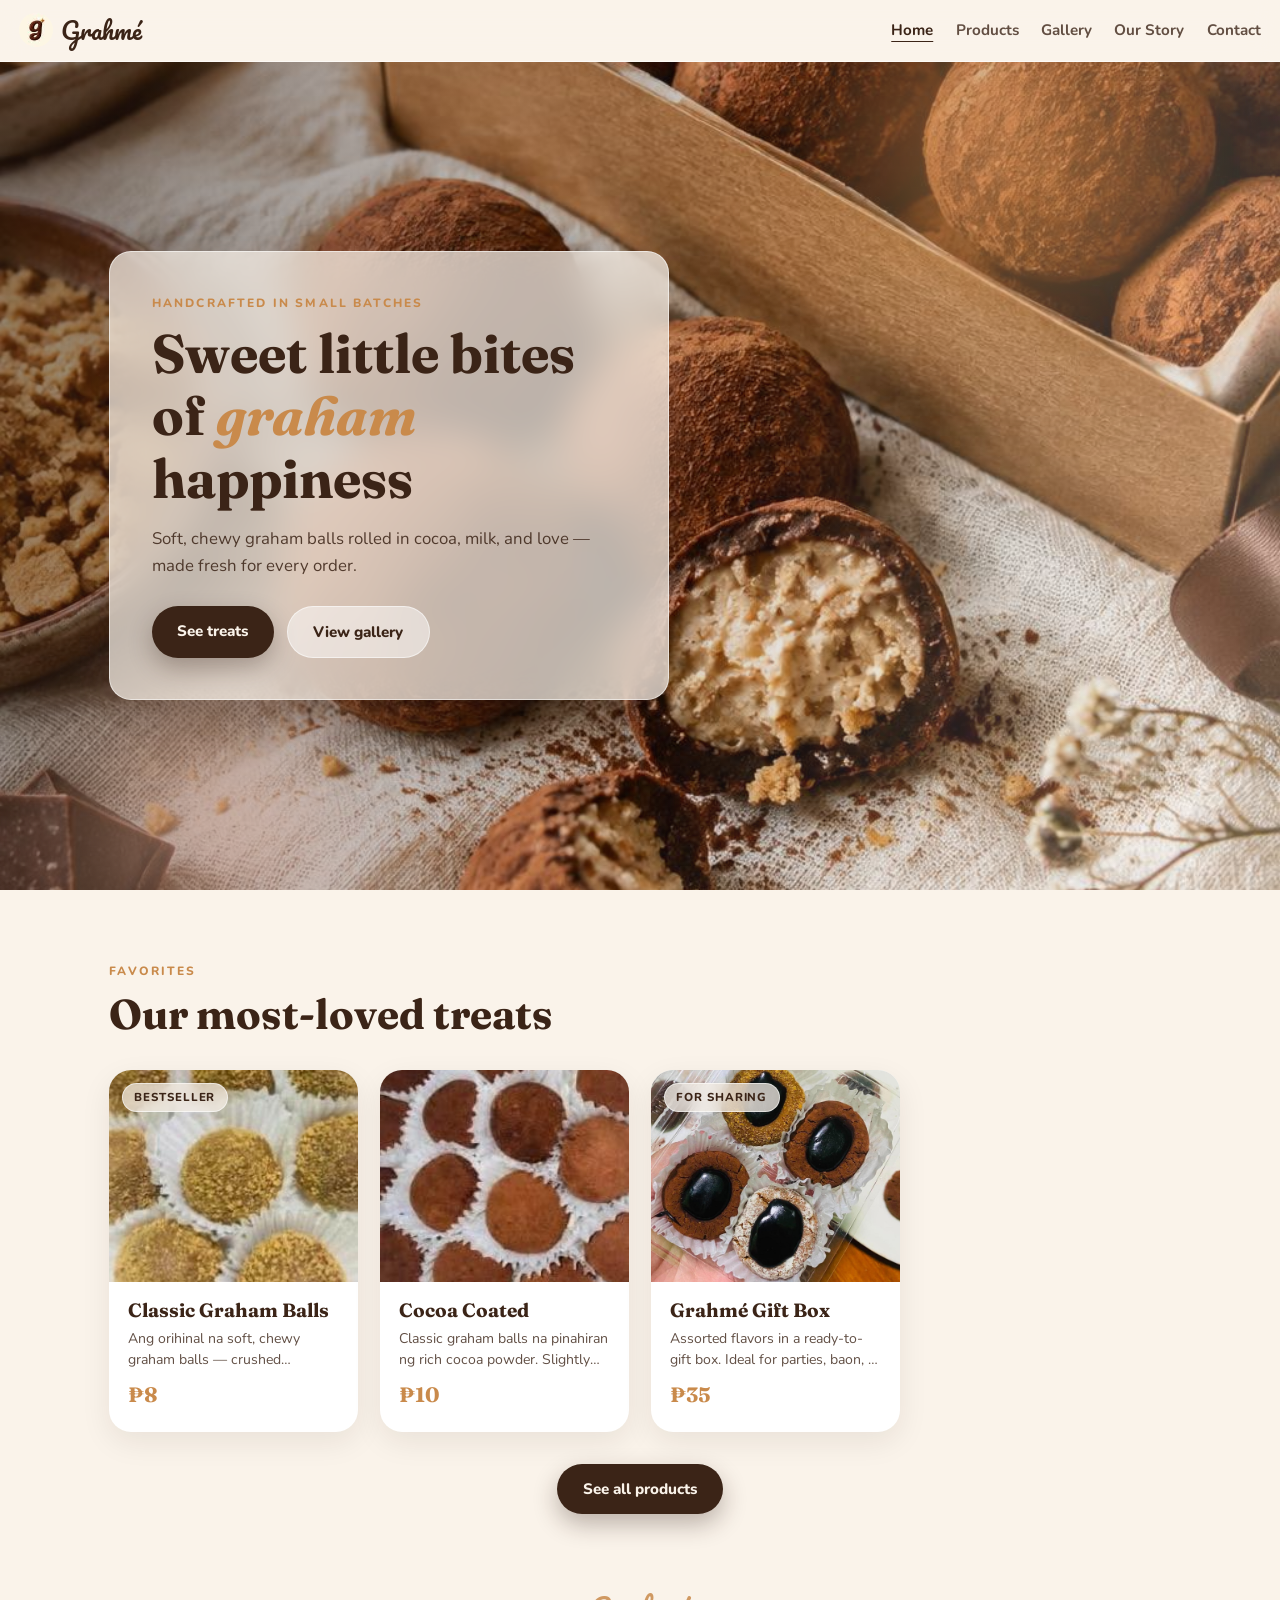
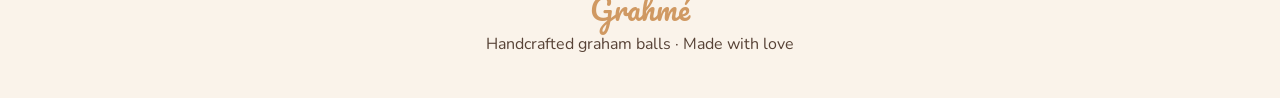
<file: index.html>
<!doctype html>
<html lang="en">
  <head>
    <meta charset="UTF-8" />
    <meta name="viewport" content="width=device-width, initial-scale=1.0" />
    <title>Grahmé — Handcrafted Graham Balls</title>
    <meta
      name="description"
      content="Handcrafted graham balls made fresh in small batches."
    />
    <link rel="icon" type="image/png" href="favicon.png" />
    <link rel="preconnect" href="https://fonts.googleapis.com" />
    <link rel="preconnect" href="https://fonts.gstatic.com" crossorigin />
    <link
      href="https://fonts.googleapis.com/css2?family=Fraunces:opsz,wght@9..144,400;9..144,600;9..144,700&family=Nunito:wght@400;600;700;800&family=Pacifico&display=swap"
      rel="stylesheet"
    />
    <link rel="stylesheet" href="style.css" />
  </head>
  <body>
    <!-- Header -->
    <header class="site-header" id="siteHeader">
      <a class="brand" href="index.html">
        <img src="favicon.png" alt="Grahmé logo" class="brand-mark" />
        <span class="brand-name">Grahmé</span>
      </a>
      <button
        class="menu-btn"
        id="menuBtn"
        aria-label="Open menu"
        aria-expanded="false"
      >
        ☰
      </button>
      <nav class="main-nav" id="mainNav" aria-label="Main navigation">
        <a href="index.html" class="active" aria-current="page">Home</a>
        <a href="products.html">Products</a>
        <a href="gallery.html">Gallery</a>
        <a href="about.html">Our Story</a>
        <a href="contact.html">Contact</a>
      </nav>
    </header>

    <!-- Hero -->
    <section class="hero" id="home">
      <div class="hero-bg" aria-hidden="true"></div>
      <div class="blob blob-a" aria-hidden="true"></div>
      <div class="blob blob-b" aria-hidden="true"></div>
      <div class="hero-inner">
        <div class="hero-glass reveal">
          <p class="eyebrow">Handcrafted in small batches</p>
          <h1>Sweet little bites of <em>graham</em> happiness</h1>
          <p class="lede">
            Soft, chewy graham balls rolled in cocoa, milk, and love — made
            fresh for every order.
          </p>
          <div class="hero-actions">
            <a class="btn btn-hero" href="products.html">See treats</a>
            <a class="btn btn-glass" href="gallery.html">View gallery</a>
          </div>
        </div>
      </div>
    </section>

    <section class="section" id="featured">
      <div class="section-head reveal">
        <p class="eyebrow">Favorites</p>
        <h2>Our most-loved treats</h2>
      </div>
      <div class="product-grid" id="productGrid" data-limit="3"></div>
      <div class="center reveal">
        <a class="btn btn-hero" href="products.html">See all products</a>
      </div>
    </section>

    <!-- Footer -->
    <footer class="site-footer">
      <p class="footer-script">Grahmé</p>
      <p>Handcrafted graham balls · Made with love</p>
    </footer>

    <script src="script.js"></script>
  </body>
</html>
</file>
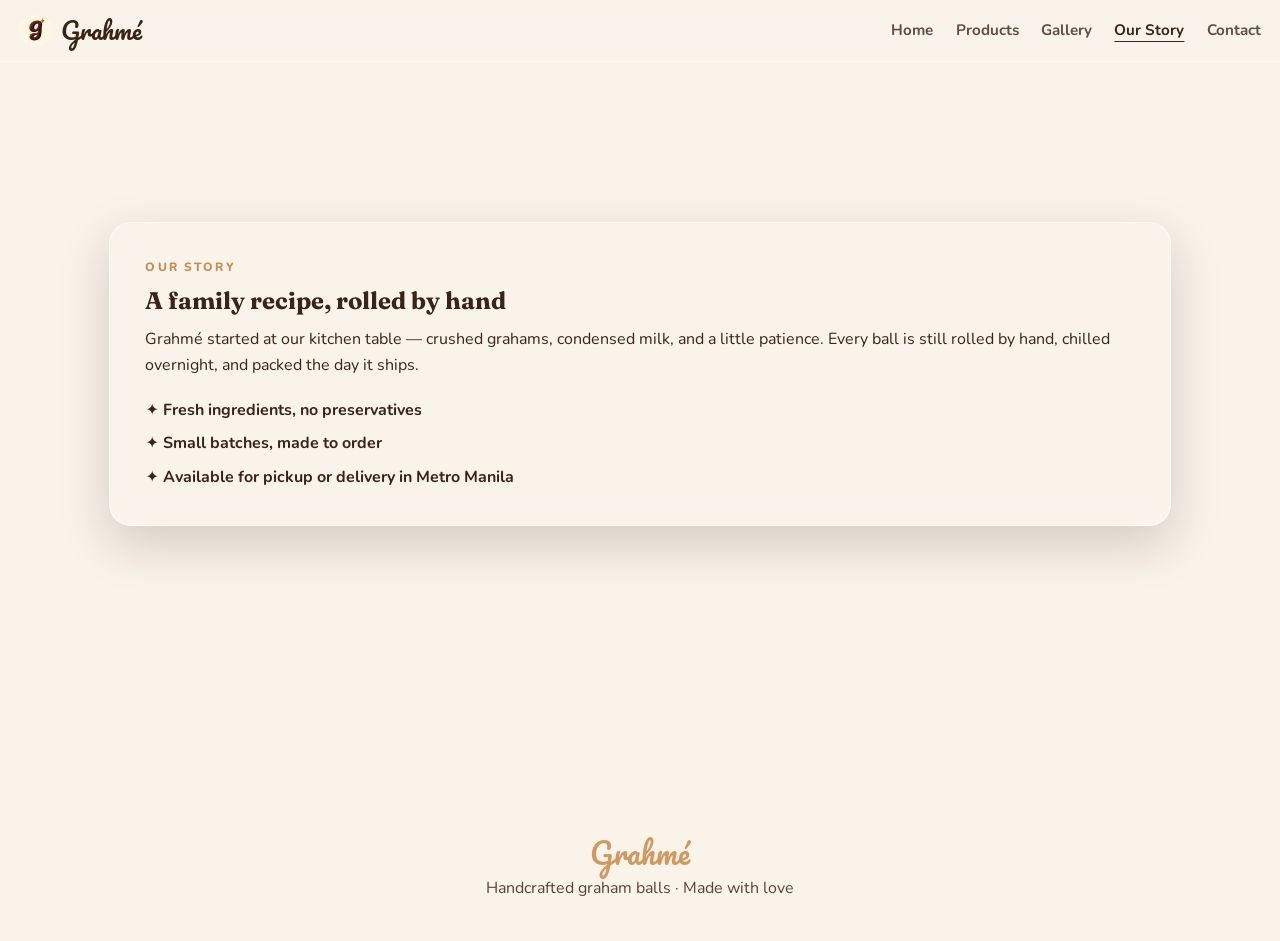
<file: about.html>
<!DOCTYPE html>
<html lang="en">
<head>
  <meta charset="UTF-8" />
  <meta name="viewport" content="width=device-width, initial-scale=1.0" />
  <title>Our Story — Grahmé</title>
  <meta name="description" content="How Grahmé began: a family recipe, rolled by hand." />
  <link rel="icon" type="image/png" href="favicon.png" />
  <link rel="preconnect" href="https://fonts.googleapis.com" />
  <link rel="preconnect" href="https://fonts.gstatic.com" crossorigin />
  <link href="https://fonts.googleapis.com/css2?family=Fraunces:opsz,wght@9..144,400;9..144,600;9..144,700&family=Nunito:wght@400;600;700;800&family=Pacifico&display=swap" rel="stylesheet" />
  <link rel="stylesheet" href="style.css" />
</head>
<body>

  <!-- Header -->
  <header class="site-header" id="siteHeader">
    <a class="brand" href="index.html">
      <img src="favicon.png" alt="Grahmé logo" class="brand-mark" />
      <span class="brand-name">Grahmé</span>
    </a>
    <button class="menu-btn" id="menuBtn" aria-label="Open menu" aria-expanded="false">☰</button>
    <nav class="main-nav" id="mainNav" aria-label="Main navigation">
      <a href="index.html">Home</a>
      <a href="products.html">Products</a>
      <a href="gallery.html">Gallery</a>
      <a href="about.html" class="active" aria-current="page">Our Story</a>
      <a href="contact.html">Contact</a>
    </nav>
  </header>

<main class="page-top">
  <!-- About -->
  <section class="section about" id="about">
    <div class="about-glass reveal">
      <p class="eyebrow">Our story</p>
      <h2>A family recipe, rolled by hand</h2>
      <p>Grahmé started at our kitchen table — crushed grahams, condensed milk, and a little patience. Every ball is still rolled by hand, chilled overnight, and packed the day it ships.</p>
      <ul class="about-points">
        <li>✦ Fresh ingredients, no preservatives</li>
        <li>✦ Small batches, made to order</li>
        <li>✦ Available for pickup or delivery in Metro Manila</li>
      </ul>
    </div>
  </section>
</main>

  <!-- Footer -->
  <footer class="site-footer">
    <p class="footer-script">Grahmé</p>
    <p>Handcrafted graham balls · Made with love</p>
  </footer>

  <script src="script.js"></script>
</body>
</html>
</file>
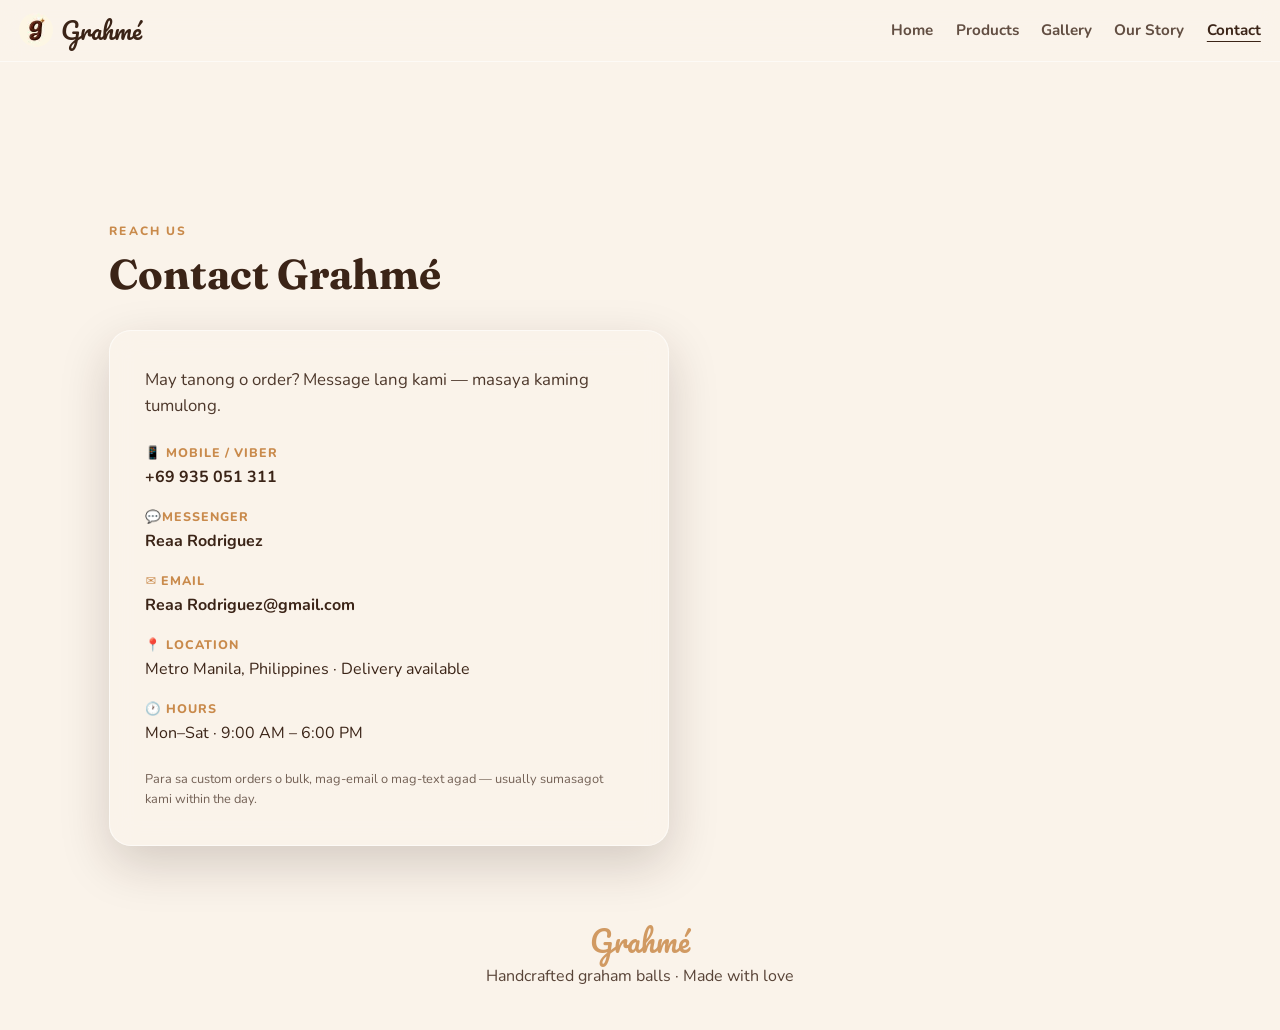
<file: contact.html>
<!DOCTYPE html>
<html lang="en">
<head>
  <meta charset="UTF-8" />
  <meta name="viewport" content="width=device-width, initial-scale=1.0" />
  <title>Contact — Grahmé</title>
  <meta name="description" content="Get in touch with Grahmé for orders and inquiries." />
  <link rel="icon" type="image/png" href="favicon.png" />
  <link rel="preconnect" href="https://fonts.googleapis.com" />
  <link rel="preconnect" href="https://fonts.gstatic.com" crossorigin />
  <link href="https://fonts.googleapis.com/css2?family=Fraunces:opsz,wght@9..144,400;9..144,600;9..144,700&family=Nunito:wght@400;600;700;800&family=Pacifico&display=swap" rel="stylesheet" />
  <link rel="stylesheet" href="style.css" />
</head>
<body>

  <!-- Header -->
  <header class="site-header" id="siteHeader">
    <a class="brand" href="index.html">
      <img src="favicon.png" alt="Grahmé logo" class="brand-mark" />
      <span class="brand-name">Grahmé</span>
    </a>
    <button class="menu-btn" id="menuBtn" aria-label="Open menu" aria-expanded="false">☰</button>
    <nav class="main-nav" id="mainNav" aria-label="Main navigation">
      <a href="index.html">Home</a>
      <a href="products.html">Products</a>
      <a href="gallery.html">Gallery</a>
      <a href="about.html">Our Story</a>
      <a href="contact.html" class="active" aria-current="page">Contact</a>
    </nav>
  </header>

  <main class="page-top">
    <section class="section" id="contact">
      <div class="section-head reveal">
        <p class="eyebrow">Reach us</p>
        <h2>Contact Grahmé</h2>
      </div>
      <div class="contact-glass reveal">
        <p class="lede">May tanong o order? Message lang kami — masaya kaming tumulong.</p>
        <ul class="contact-list">
          <li>
            <span class="contact-label">📱 Mobile / Viber</span>
            <a href="tel:+69935051311">+69 935 051 311 </a>
          </li>
          <li>
            <span class="contact-label">💬Messenger</span>
            
<a href ="https://www.facebook.com/share/1BbT8rur88/">Reaa Rodriguez</a>
          </li>
          <li>
            <span class="contact-label">✉️ Email</span>
            <a href="reaa.rodriguez.2024@gmail.com">Reaa Rodriguez@gmail.com</a>
          </li>
          <li>
            <span class="contact-label">📍 Location</span>
            <span>Metro Manila, Philippines · Delivery available</span>
          </li>
          <li>
            <span class="contact-label">🕐 Hours</span>
            <span>Mon–Sat · 9:00 AM – 6:00 PM</span>
          </li>
        </ul>
        <p class="note">Para sa custom orders o bulk, mag-email o mag-text agad — usually sumasagot kami within the day.</p>
      </div>
    </section>
  </main>

  <!-- Footer -->
  <footer class="site-footer">
    <p class="footer-script">Grahmé</p>
    <p>Handcrafted graham balls · Made with love</p>
  </footer>

  <script src="script.js"></script>
</body>
</html>
</file>
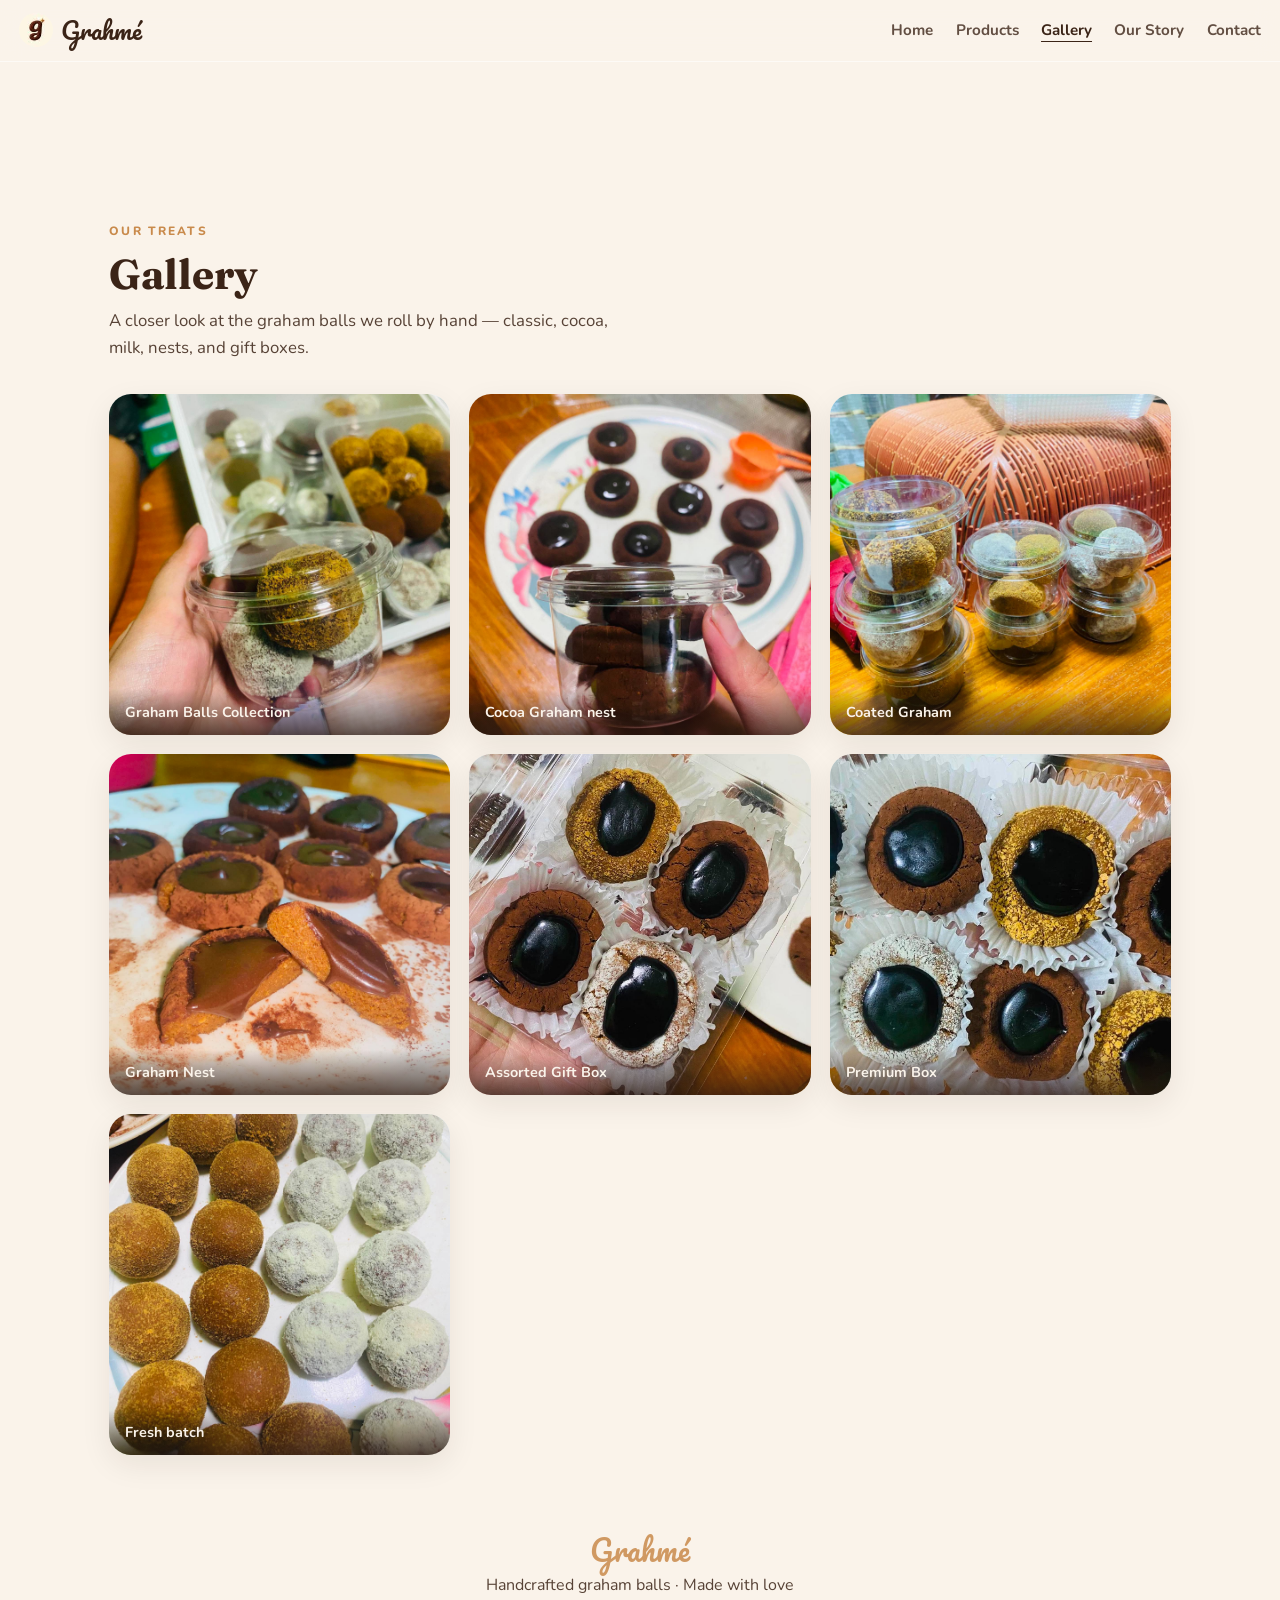
<file: gallery.html>
<!doctype html>
<html lang="en">
  <head>
    <meta charset="UTF-8" />
    <meta name="viewport" content="width=device-width, initial-scale=1.0" />
    <title>Gallery — Grahmé</title>
    <meta
      name="description"
      content="Photos of our handcrafted graham balls."
    />
    <link rel="icon" type="image/png" href="favicon.png" />
    <link rel="preconnect" href="https://fonts.googleapis.com" />
    <link rel="preconnect" href="https://fonts.gstatic.com" crossorigin />
    <link
      href="https://fonts.googleapis.com/css2?family=Fraunces:opsz,wght@9..144,400;9..144,600;9..144,700&family=Nunito:wght@400;600;700;800&family=Pacifico&display=swap"
      rel="stylesheet"
    />
    <link rel="stylesheet" href="style.css" />
  </head>
  <body>
    <!-- Header -->
    <header class="site-header" id="siteHeader">
      <a class="brand" href="index.html">
        <img src="favicon.png" alt="Grahmé logo" class="brand-mark" />
        <span class="brand-name">Grahmé</span>
      </a>
      <button
        class="menu-btn"
        id="menuBtn"
        aria-label="Open menu"
        aria-expanded="false"
      >
        ☰
      </button>
      <nav class="main-nav" id="mainNav" aria-label="Main navigation">
        <a href="index.html">Home</a>
        <a href="products.html">Products</a>
        <a href="gallery.html" class="active" aria-current="page">Gallery</a>
        <a href="about.html">Our Story</a>
        <a href="contact.html">Contact</a>
      </nav>
    </header>

    <main class="page-top">
      <section class="section" id="gallery">
        <div class="section-head reveal">
          <p class="eyebrow">Our treats</p>
          <h2>Gallery</h2>
          <p class="lede" style="max-width: 520px; margin-top: 0.6rem">
            A closer look at the graham balls we roll by hand — classic, cocoa,
            milk, nests, and gift boxes.
          </p>
        </div>

        <div class="gallery-grid">
          <figure class="gallery-item reveal">
            <img src="L.jpeg" alt="Graham Balls" loading="lazy" />
            <figcaption>Graham Balls Collection</figcaption>
          </figure>
          <figure class="gallery-item reveal">
            <img src="C.jpeg" alt="Cocoa Graham nest" loading="lazy" />
            <figcaption>Cocoa Graham nest</figcaption>
          </figure>
          <figure class="gallery-item reveal">
            <img src="V.jpeg" alt="Coated Graham" loading="lazy" />
            <figcaption>Coated Graham</figcaption>
          </figure>
          <figure class="gallery-item reveal">
            <img src="M.jpeg" alt="Graham Nest" loading="lazy" />
            <figcaption>Graham Nest</figcaption>
          </figure>
          <figure class="gallery-item reveal">
            <img src="As.jpg" alt="Assorted Gift Box" loading="lazy" />
            <figcaption>Assorted Gift Box</figcaption>
          </figure>
          <figure class="gallery-item reveal">
            <img src="ss.jpg" alt="Premium Box" loading="lazy" />
            <figcaption>Premium Box</figcaption>
          </figure>
          <figure class="gallery-item reveal">
            <img src="B.jpeg" alt="Grahmé collection" loading="lazy" />
            <figcaption>Fresh batch</figcaption>
          </figure>
        </div>
      </section>
    </main>

    <!-- Footer -->
    <footer class="site-footer">
      <p class="footer-script">Grahmé</p>
      <p>Handcrafted graham balls · Made with love</p>
    </footer>

    <script src="script.js"></script>
  </body>
</html>
</file>
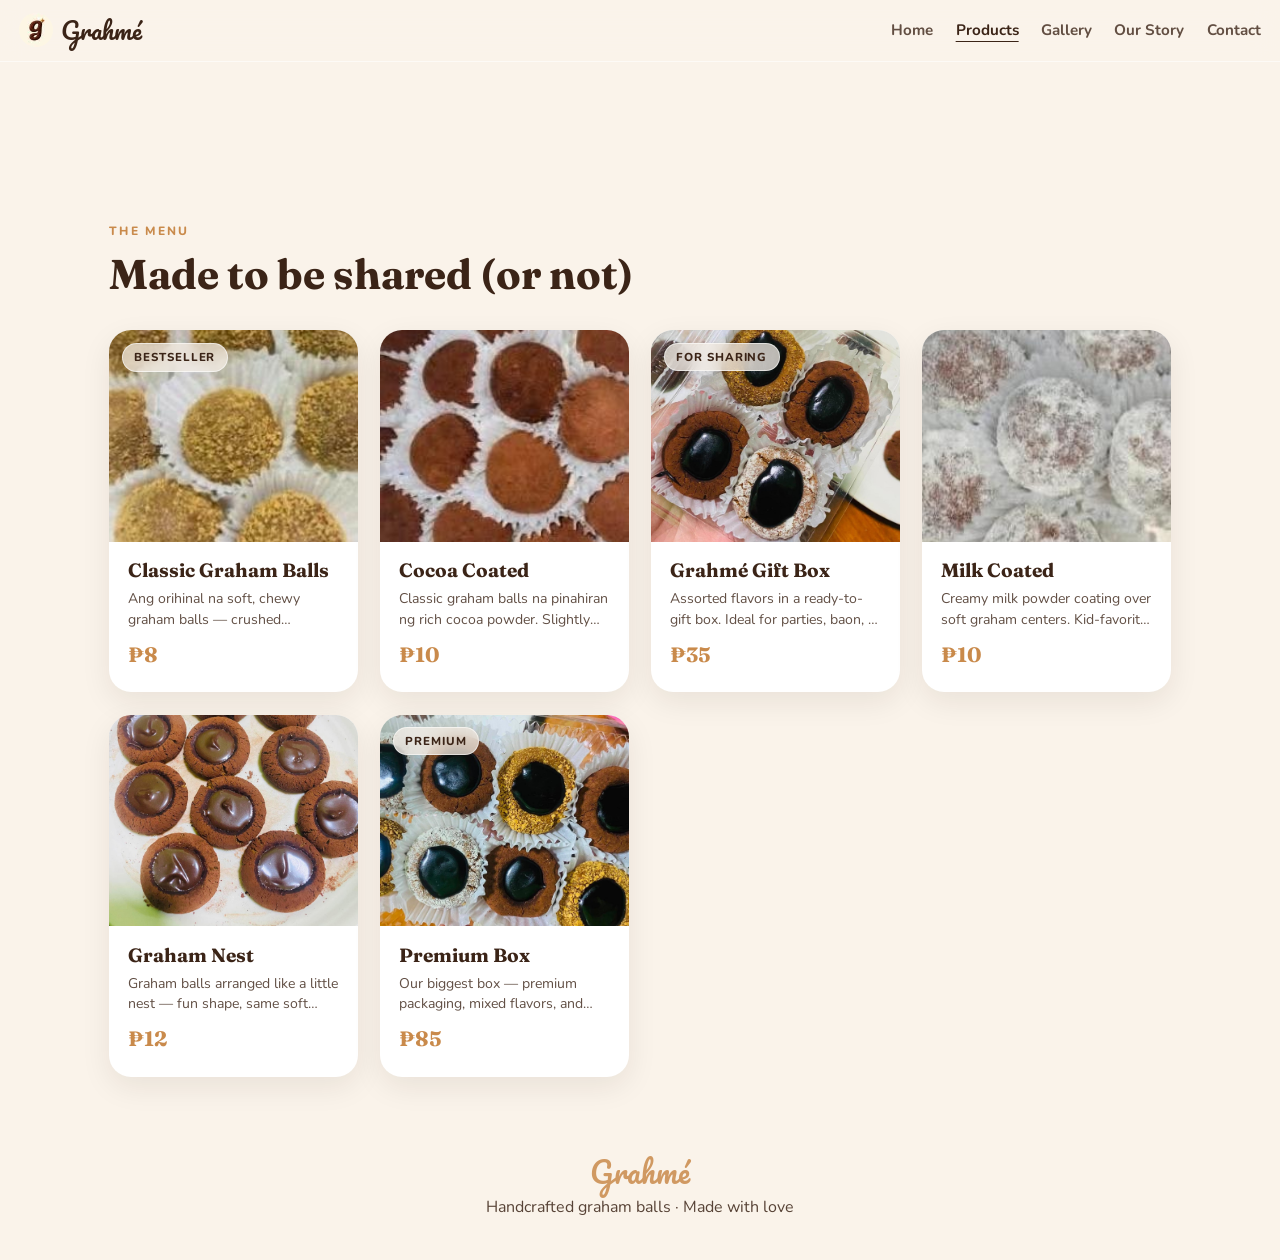
<file: products.html>
<!doctype html>
<html lang="en">
  <head>
    <meta charset="UTF-8" />
    <meta name="viewport" content="width=device-width, initial-scale=1.0" />
    <title>Products — Grahmé</title>
    <meta
      name="description"
      content="Browse classic, cocoa, milk-coated graham balls and gift boxes."
    />
    <link rel="icon" type="image/png" href="favicon.png" />
    <link rel="preconnect" href="https://fonts.googleapis.com" />
    <link rel="preconnect" href="https://fonts.gstatic.com" crossorigin />
    <link
      href="https://fonts.googleapis.com/css2?family=Fraunces:opsz,wght@9..144,400;9..144,600;9..144,700&family=Nunito:wght@400;600;700;800&family=Pacifico&display=swap"
      rel="stylesheet"
    />
    <link rel="stylesheet" href="style.css" />
  </head>
  <body>
    <!-- Header -->
    <header class="site-header" id="siteHeader">
      <a class="brand" href="index.html">
        <img src="favicon.png" alt="Grahmé logo" class="brand-mark" />
        <span class="brand-name">Grahmé</span>
      </a>
      <button
        class="menu-btn"
        id="menuBtn"
        aria-label="Open menu"
        aria-expanded="false"
      >
        ☰
      </button>
      <nav class="main-nav" id="mainNav" aria-label="Main navigation">
        <a href="index.html">Home</a>
        <a href="products.html" class="active" aria-current="page">Products</a>
        <a href="gallery.html">Gallery</a>
        <a href="about.html">Our Story</a>
        <a href="contact.html">Contact</a>
      </nav>
    </header>

    <main class="page-top">
      <!-- Products -->
      <section class="section" id="products">
        <div class="section-head reveal">
          <p class="eyebrow">The menu</p>
          <h2>Made to be shared (or not)</h2>
        </div>
        <div class="product-grid" id="productGrid">
          <!-- filled by script.js -->
        </div>
      </section>
    </main>

    <!-- Footer -->
    <footer class="site-footer">
      <p class="footer-script">Grahmé</p>
      <p>Handcrafted graham balls · Made with love</p>
    </footer>

    <script src="script.js"></script>
  </body>
</html>
</file>
<file: style.css>
/* Grahmé — warm cocoa palette, glass surfaces */
:root {
  --cream: #faf3ea;
  --cocoa: #3b2417;
  --cocoa-deep: #2a1810;
  --caramel: #c98a4b;
  --caramel-soft: #e8c9a2;
  --rose: #e8b4a0;
  --glass: rgba(250, 243, 234, 0.72);
  --glass-border: rgba(255, 255, 255, 0.55);
  --shadow: 0 18px 50px rgba(42, 24, 16, 0.18);
  --radius: 22px;
}

* {
  margin: 0;
  padding: 0;
  box-sizing: border-box;
}
html {
  scroll-behavior: smooth;
}
body {
  font-family: "Nunito", system-ui, sans-serif;
  background: var(--cream);
  color: var(--cocoa);
  line-height: 1.6;
}
h1,
h2,
h3 {
  font-family: "Fraunces", serif;
  line-height: 1.15;
}
img {
  max-width: 100%;
  display: block;
}
.hidden {
  display: none !important;
}

/* Header */
.site-header {
  position: sticky;
  top: 0;
  z-index: 50;
  display: flex;
  align-items: center;
  justify-content: space-between;
  padding: 0.7rem 1.2rem;
  background: var(--glass);
  backdrop-filter: blur(14px);
  -webkit-backdrop-filter: blur(14px);
  border-bottom: 1px solid var(--glass-border);
}
.brand {
  display: flex;
  align-items: center;
  gap: 0.5rem;
  text-decoration: none;
  color: var(--cocoa);
}
.brand-mark {
  width: 34px;
  height: 34px;
  border-radius: 50%;
}
.brand-name {
  font-family: "Pacifico", cursive;
  font-size: 1.5rem;
}
.main-nav {
  display: flex;
  gap: 1.4rem;
}
.main-nav a {
  text-decoration: none;
  color: var(--cocoa);
  font-weight: 700;
  font-size: 0.95rem;
  opacity: 0.8;
  transition: opacity 0.2s;
}
.main-nav a:hover {
  opacity: 1;
}
.bag-btn {
  display: flex;
  align-items: center;
  gap: 0.4rem;
  background: var(--cocoa);
  color: var(--cream);
  border: none;
  border-radius: 999px;
  padding: 0.5rem 1rem;
  font-weight: 800;
  cursor: pointer;
  font-size: 0.9rem;
}
.bag-count {
  background: var(--caramel);
  border-radius: 999px;
  padding: 0 0.45rem;
}

/* Hero */
.hero {
  position: relative;
  min-height: 92vh;
  display: flex;
  align-items: center;
  overflow: hidden;
}
.hero-bg {
  position: absolute;
  inset: 0;
  background: url("grahme-hero.jpg") center/cover no-repeat;
}
.hero-bg::after {
  content: "";
  position: absolute;
  inset: 0;
  background: linear-gradient(
    105deg,
    rgba(42, 24, 16, 0.55) 0%,
    rgba(42, 24, 16, 0.15) 55%,
    rgba(250, 243, 234, 0.25) 100%
  );
}
.blob {
  position: absolute;
  border-radius: 50%;
  filter: blur(70px);
  opacity: 0.5;
  pointer-events: none;
}
.blob-a {
  width: 340px;
  height: 340px;
  background: var(--caramel);
  top: -80px;
  right: 8%;
}
.blob-b {
  width: 260px;
  height: 260px;
  background: var(--rose);
  bottom: -60px;
  left: 6%;
}
.hero-inner {
  position: relative;
  width: 100%;
  max-width: 1100px;
  margin: 0 auto;
  padding: 4rem 1.2rem;
}
.hero-glass {
  max-width: 560px;
  padding: 2.6rem;
  background: var(--glass);
  backdrop-filter: blur(18px);
  -webkit-backdrop-filter: blur(18px);
  border: 1px solid var(--glass-border);
  border-radius: var(--radius);
  box-shadow: var(--shadow);
}
.eyebrow {
  text-transform: uppercase;
  letter-spacing: 0.18em;
  font-size: 0.75rem;
  font-weight: 800;
  color: var(--caramel);
  margin-bottom: 0.6rem;
}
.hero-glass h1 {
  font-size: clamp(2.2rem, 5vw, 3.4rem);
  margin-bottom: 1rem;
}
.hero-glass h1 em {
  font-style: italic;
  color: var(--caramel);
}
.lede {
  font-size: 1.05rem;
  opacity: 0.85;
  margin-bottom: 1.6rem;
}
.hero-actions {
  display: flex;
  gap: 0.8rem;
  flex-wrap: wrap;
}

/* Buttons */
.btn {
  display: inline-block;
  text-decoration: none;
  text-align: center;
  border-radius: 999px;
  padding: 0.8rem 1.6rem;
  font-weight: 800;
  font-size: 0.95rem;
  cursor: pointer;
  border: none;
  transition:
    transform 0.15s,
    box-shadow 0.15s;
}
.btn:hover {
  transform: translateY(-2px);
}
.btn-hero {
  background: var(--cocoa);
  color: var(--cream);
  box-shadow: 0 10px 24px rgba(42, 24, 16, 0.3);
}
.btn-glass {
  background: rgba(255, 255, 255, 0.5);
  color: var(--cocoa);
  border: 1px solid var(--glass-border);
}
.btn-warm {
  background: var(--caramel);
  color: var(--cocoa-deep);
}
.btn.full {
  width: 100%;
}

/* Sections */
.section {
  max-width: 1100px;
  margin: 0 auto;
  padding: 4.5rem 1.2rem 1.5rem;
}
.section-head {
  margin-bottom: 2rem;
}
.section-head h2 {
  font-size: clamp(1.8rem, 4vw, 2.6rem);
}

/* Products */
.product-grid {
  display: grid;
  grid-template-columns: repeat(auto-fill, minmax(240px, 1fr));
  gap: 1.4rem;
}
.card {
  background: #fff;
  border-radius: var(--radius);
  overflow: hidden;
  box-shadow: 0 10px 30px rgba(42, 24, 16, 0.08);
  display: flex;
  flex-direction: column;
  transition:
    transform 0.2s,
    box-shadow 0.2s;
}
.card:hover {
  transform: translateY(-4px);
  box-shadow: var(--shadow);
}
.card-img {
  position: relative;
  aspect-ratio: 4/3.4;
  overflow: hidden;
}
.card-img img {
  width: 100%;
  height: 100%;
  object-fit: cover;
}
.badge {
  position: absolute;
  top: 0.8rem;
  left: 0.8rem;
  background: var(--glass);
  backdrop-filter: blur(8px);
  border: 1px solid var(--glass-border);
  padding: 0.25rem 0.7rem;
  border-radius: 999px;
  font-size: 0.72rem;
  font-weight: 800;
  text-transform: uppercase;
  letter-spacing: 0.08em;
}
.card-body {
  padding: 1.1rem 1.2rem 1.3rem;
  display: flex;
  flex-direction: column;
  gap: 0.5rem;
  flex: 1;
}
.card-body h3 {
  font-size: 1.2rem;
}
.price-row {
  display: flex;
  align-items: center;
  justify-content: space-between;
  margin-top: auto;
}
.price {
  font-family: "Fraunces", serif;
  font-size: 1.3rem;
  font-weight: 700;
  color: var(--caramel);
}
.add-btn {
  background: var(--cocoa);
  color: var(--cream);
  border: none;
  border-radius: 999px;
  padding: 0.5rem 1.1rem;
  font-weight: 800;
  cursor: pointer;
}
.add-btn:hover {
  background: var(--cocoa-deep);
}

/* About */
.about-glass,
.orders-glass {
  background: var(--glass);
  backdrop-filter: blur(14px);
  border: 1px solid var(--glass-border);
  border-radius: var(--radius);
  box-shadow: var(--shadow);
  padding: 2.2rem;
}
.about-glass h2 {
  margin-bottom: 0.8rem;
}
.about-points {
  list-style: none;
  margin-top: 1.2rem;
  display: grid;
  gap: 0.5rem;
  font-weight: 700;
}

/* Orders */
.orders-list {
  display: grid;
  gap: 1rem;
}
.order-card {
  background: #fff;
  border-radius: 16px;
  padding: 1rem 1.2rem;
  box-shadow: 0 6px 18px rgba(42, 24, 16, 0.07);
}
.order-card header {
  display: flex;
  justify-content: space-between;
  align-items: center;
  margin-bottom: 0.4rem;
}
.order-card .status {
  font-size: 0.75rem;
  font-weight: 800;
  text-transform: uppercase;
  letter-spacing: 0.06em;
  color: var(--caramel);
}
.order-card ul {
  list-style: none;
  font-size: 0.92rem;
  opacity: 0.85;
}
.order-card .order-actions {
  margin-top: 0.6rem;
  display: flex;
  justify-content: space-between;
  align-items: center;
}
.cancel-btn {
  background: none;
  border: 1px solid var(--rose);
  color: #b0573d;
  border-radius: 999px;
  padding: 0.3rem 0.9rem;
  font-weight: 700;
  cursor: pointer;
}
.empty-note {
  opacity: 0.7;
}
#clearOrdersBtn {
  margin-top: 1.2rem;
}

/* Footer */
.site-footer {
  text-align: center;
  padding: 3rem 1rem 2.5rem;
  opacity: 0.85;
}
.footer-script {
  font-family: "Pacifico", cursive;
  font-size: 1.8rem;
  color: var(--caramel);
}

/* Drawer & modal */
.overlay {
  position: fixed;
  inset: 0;
  background: rgba(42, 24, 16, 0.45);
  z-index: 60;
}
.drawer {
  position: fixed;
  top: 0;
  right: 0;
  bottom: 0;
  width: min(400px, 92vw);
  background: var(--cream);
  z-index: 70;
  display: flex;
  flex-direction: column;
  box-shadow: -18px 0 50px rgba(42, 24, 16, 0.25);
  animation: slideIn 0.25s ease;
}
@keyframes slideIn {
  from {
    transform: translateX(100%);
  }
  to {
    transform: translateX(0);
  }
}
.drawer-head {
  display: flex;
  justify-content: space-between;
  align-items: center;
  padding: 1.1rem 1.3rem;
  border-bottom: 1px solid var(--caramel-soft);
}
.icon-btn {
  background: none;
  border: none;
  font-size: 1.1rem;
  cursor: pointer;
  color: var(--cocoa);
}
.drawer-items {
  flex: 1;
  overflow-y: auto;
  padding: 1rem 1.3rem;
  display: grid;
  gap: 0.9rem;
  align-content: start;
}
.cart-item {
  display: flex;
  gap: 0.8rem;
  align-items: center;
  background: #fff;
  border-radius: 14px;
  padding: 0.6rem;
}
.cart-item img {
  width: 56px;
  height: 56px;
  border-radius: 10px;
  object-fit: cover;
}
.cart-item .ci-info {
  flex: 1;
}
.cart-item .ci-info strong {
  display: block;
  font-size: 0.95rem;
}
.qty-row {
  display: flex;
  align-items: center;
  gap: 0.5rem;
}
.qty-btn {
  width: 26px;
  height: 26px;
  border-radius: 50%;
  border: 1px solid var(--caramel-soft);
  background: #fff;
  cursor: pointer;
  font-weight: 800;
}
.remove-btn {
  background: none;
  border: none;
  color: #b0573d;
  cursor: pointer;
  font-size: 0.8rem;
}
.drawer-foot {
  padding: 1.1rem 1.3rem;
  border-top: 1px solid var(--caramel-soft);
}
.total-row {
  display: flex;
  justify-content: space-between;
  margin-bottom: 0.8rem;
  font-size: 1.05rem;
}

.modal {
  position: fixed;
  inset: 0;
  z-index: 80;
  display: flex;
  align-items: center;
  justify-content: center;
  background: rgba(42, 24, 16, 0.5);
  padding: 1rem;
}
.modal-card {
  background: var(--cream);
  border-radius: var(--radius);
  width: min(460px, 100%);
  max-height: 90vh;
  overflow-y: auto;
  box-shadow: var(--shadow);
}
.checkout-form {
  padding: 1.2rem 1.3rem 1.4rem;
  display: grid;
  gap: 0.9rem;
}
.checkout-form label {
  display: grid;
  gap: 0.3rem;
  font-weight: 700;
  font-size: 0.9rem;
}
.checkout-form input,
.checkout-form textarea,
.checkout-form select {
  font: inherit;
  padding: 0.65rem 0.8rem;
  border-radius: 12px;
  border: 1px solid var(--caramel-soft);
  background: #fff;
  color: var(--cocoa);
}
.checkout-form textarea {
  min-height: 70px;
  resize: vertical;
}
.note {
  font-size: 0.8rem;
  opacity: 0.7;
}

/* Toast */
.toast {
  position: fixed;
  bottom: 1.4rem;
  left: 50%;
  transform: translateX(-50%);
  background: var(--cocoa);
  color: var(--cream);
  padding: 0.8rem 1.4rem;
  border-radius: 999px;
  font-weight: 700;
  z-index: 90;
  box-shadow: var(--shadow);
}

/* Reveal on scroll */
.reveal {
  opacity: 0;
  transform: translateY(24px);
  transition:
    opacity 0.7s ease,
    transform 0.7s ease;
}
.reveal.visible {
  opacity: 1;
  transform: none;
}

@media (max-width: 640px) {
  .main-nav {
    gap: 0.9rem;
  }
  .main-nav a {
    font-size: 0.85rem;
  }
  .bag-btn span:not(.bag-count) {
    display: none;
  }
  .hero-glass {
    padding: 1.8rem;
  }
}

/* ---- Multi-page + responsive ---- */
.page-top {
  padding-top: 5.5rem;
  min-height: 80vh;
}
.center {
  text-align: center;
  margin-top: 2rem;
}
.main-nav a.active {
  opacity: 1;
  text-decoration: underline;
  text-underline-offset: 6px;
}
.menu-btn {
  display: none;
  background: none;
  border: 0;
  font-size: 1.5rem;
  color: var(--cocoa);
  cursor: pointer;
}
img {
  max-width: 100%;
}
@media (max-width: 760px) {
  .site-header {
    flex-wrap: wrap;
  }
  .menu-btn {
    display: block;
    order: 3;
  }
  .main-nav {
    display: none;
    order: 4;
    width: 100%;
    flex-direction: column;
    gap: 0;
    padding: 0.5rem 0;
  }
  .main-nav.open {
    display: flex;
  }
  .main-nav a {
    padding: 0.8rem 0.25rem;
    font-size: 1rem;
    border-top: 1px solid rgba(0, 0, 0, 0.06);
  }
  .bag-btn span:not(.bag-count) {
    display: none;
  }
  .drawer {
    width: 100%;
    max-width: 100%;
  }
  .modal-card {
    width: 94vw;
    max-height: 92vh;
    overflow-y: auto;
  }
}

/* Product image placeholder (blank src) */
.card-img img[src=""],
.card-img img:not([src]),
.cart-item img[src=""],
.cart-item img:not([src]) {
  background: linear-gradient(145deg, var(--caramel-soft), #f0e0d0);
  object-fit: none;
  min-height: 100%;
}
.card-img {
  background: linear-gradient(145deg, var(--caramel-soft), #f0e0d0);
}

/* Contact page */
.contact-glass {
  background: var(--glass);
  backdrop-filter: blur(14px);
  border: 1px solid var(--glass-border);
  border-radius: var(--radius);
  box-shadow: var(--shadow);
  padding: 2.2rem;
  max-width: 560px;
}
.contact-glass .lede {
  margin-bottom: 1.4rem;
  opacity: 0.9;
}
.contact-list {
  list-style: none;
  display: grid;
  gap: 1rem;
  margin-bottom: 1.4rem;
}
.contact-list li {
  display: grid;
  gap: 0.15rem;
}
.contact-label {
  font-size: 0.78rem;
  font-weight: 800;
  text-transform: uppercase;
  letter-spacing: 0.08em;
  color: var(--caramel);
}
.contact-list a {
  color: var(--cocoa);
  font-weight: 700;
  text-decoration: none;
}
.contact-list a:hover {
  text-decoration: underline;
}

/* ---- Card hover scale ---- */
.card {
  cursor: pointer;
  transition:
    transform 0.28s cubic-bezier(0.34, 1.4, 0.64, 1),
    box-shadow 0.28s ease;
}
.card:hover {
  transform: scale(1.05) translateY(-6px);
  box-shadow: 0 22px 50px rgba(42, 24, 16, 0.22);
  z-index: 2;
}
.card:active {
  transform: scale(0.98);
}

/* ---- Product detail modal (scale-up to fill view) ---- */
body.modal-open {
  overflow: hidden;
}
.product-modal {
  position: fixed;
  inset: 0;
  z-index: 100;
  display: flex;
  align-items: center;
  justify-content: center;
  padding: 1rem;
}
.product-modal.hidden {
  display: none !important;
}
.product-modal-backdrop {
  position: absolute;
  inset: 0;
  background: rgba(42, 24, 16, 0.55);
  backdrop-filter: blur(6px);
  -webkit-backdrop-filter: blur(6px);
}
.product-modal-card {
  position: relative;
  z-index: 1;
  width: min(520px, 96vw);
  max-height: 92vh;
  overflow-y: auto;
  background: var(--cream);
  border-radius: var(--radius);
  box-shadow: var(--shadow);
  transform: scale(0.72);
  opacity: 0;
  transition:
    transform 0.32s cubic-bezier(0.34, 1.3, 0.64, 1),
    opacity 0.28s ease;
}
.product-modal-card.open {
  transform: scale(1);
  opacity: 1;
}
.product-modal-close {
  position: absolute;
  top: 0.9rem;
  right: 0.9rem;
  z-index: 2;
  background: var(--glass);
  backdrop-filter: blur(8px);
  border: 1px solid var(--glass-border);
  border-radius: 50%;
  width: 36px;
  height: 36px;
  display: flex;
  align-items: center;
  justify-content: center;
}
.product-modal-img {
  aspect-ratio: 16 / 11;
  background: linear-gradient(145deg, var(--caramel-soft), #f0e0d0);
  overflow: hidden;
  border-radius: var(--radius) var(--radius) 0 0;
}
.product-modal-img img {
  width: 100%;
  height: 100%;
  object-fit: cover;
}
.product-img-placeholder {
  width: 100%;
  height: 100%;
  background: linear-gradient(145deg, var(--caramel-soft), #e8c9a2 60%, #faf3ea);
}
.product-modal-body {
  padding: 1.4rem 1.5rem 1.6rem;
  display: grid;
  gap: 0.7rem;
}
.product-modal-body h2 {
  font-size: 1.55rem;
  margin: 0;
}
.product-modal-desc {
  opacity: 0.88;
  font-size: 0.98rem;
  line-height: 1.55;
}
.product-modal-details {
  list-style: none;
  display: grid;
  gap: 0.35rem;
  font-weight: 700;
  font-size: 0.92rem;
  margin: 0.2rem 0 0.4rem;
}
.product-modal-foot {
  display: flex;
  align-items: center;
  justify-content: space-between;
  gap: 1rem;
  margin-top: 0.4rem;
  flex-wrap: wrap;
}
.product-modal-foot .price {
  font-size: 1.45rem;
}

@media (max-width: 520px) {
  .product-modal {
    padding: 0;
    align-items: flex-end;
  }
  .product-modal-card {
    width: 100%;
    max-height: 94vh;
    border-radius: 22px 22px 0 0;
    transform: translateY(40%) scale(0.96);
  }
  .product-modal-card.open {
    transform: translateY(0) scale(1);
  }
}

/* Card description (no cart) */
.card-desc {
  font-size: 0.88rem;
  opacity: 0.8;
  line-height: 1.45;
  display: -webkit-box;
  -webkit-line-clamp: 2;
  -webkit-box-orient: vertical;
  overflow: hidden;
}

/* Gallery */
.gallery-grid {
  display: grid;
  grid-template-columns: repeat(auto-fill, minmax(260px, 1fr));
  gap: 1.2rem;
}
.gallery-item {
  position: relative;
  border-radius: var(--radius);
  overflow: hidden;
  background: #fff;
  box-shadow: 0 10px 30px rgba(42, 24, 16, 0.08);
  cursor: pointer;
  aspect-ratio: 1;
  transition: transform 0.28s cubic-bezier(0.34, 1.4, 0.64, 1), box-shadow 0.28s ease;
}
.gallery-item:hover {
  transform: scale(1.04) translateY(-4px);
  box-shadow: 0 22px 50px rgba(42, 24, 16, 0.2);
  z-index: 2;
}
.gallery-item img {
  width: 100%;
  height: 100%;
  object-fit: cover;
  display: block;
}
.gallery-item figcaption {
  position: absolute;
  bottom: 0;
  left: 0;
  right: 0;
  padding: 0.7rem 1rem;
  background: linear-gradient(transparent, rgba(42, 24, 16, 0.75));
  color: var(--cream);
  font-weight: 700;
  font-size: 0.9rem;
}

/* Lightbox */
.lightbox {
  position: fixed;
  inset: 0;
  z-index: 110;
  display: flex;
  align-items: center;
  justify-content: center;
  padding: 1.5rem;
}
.lightbox.hidden {
  display: none !important;
}
.lightbox-backdrop {
  position: absolute;
  inset: 0;
  background: rgba(42, 24, 16, 0.7);
  backdrop-filter: blur(8px);
  -webkit-backdrop-filter: blur(8px);
}
.lightbox-content {
  position: relative;
  z-index: 1;
  max-width: min(900px, 96vw);
  max-height: 90vh;
  display: flex;
  flex-direction: column;
  align-items: center;
}
.lightbox-content img {
  max-width: 100%;
  max-height: 80vh;
  border-radius: 16px;
  box-shadow: var(--shadow);
  object-fit: contain;
}
.lightbox-close {
  position: absolute;
  top: -0.5rem;
  right: -0.5rem;
  z-index: 2;
  background: var(--glass);
  backdrop-filter: blur(8px);
  border: 1px solid var(--glass-border);
  border-radius: 50%;
  width: 40px;
  height: 40px;
  display: flex;
  align-items: center;
  justify-content: center;
}
.lightbox-caption {
  margin-top: 0.8rem;
  color: var(--cream);
  font-weight: 700;
  text-align: center;
}
</file>
